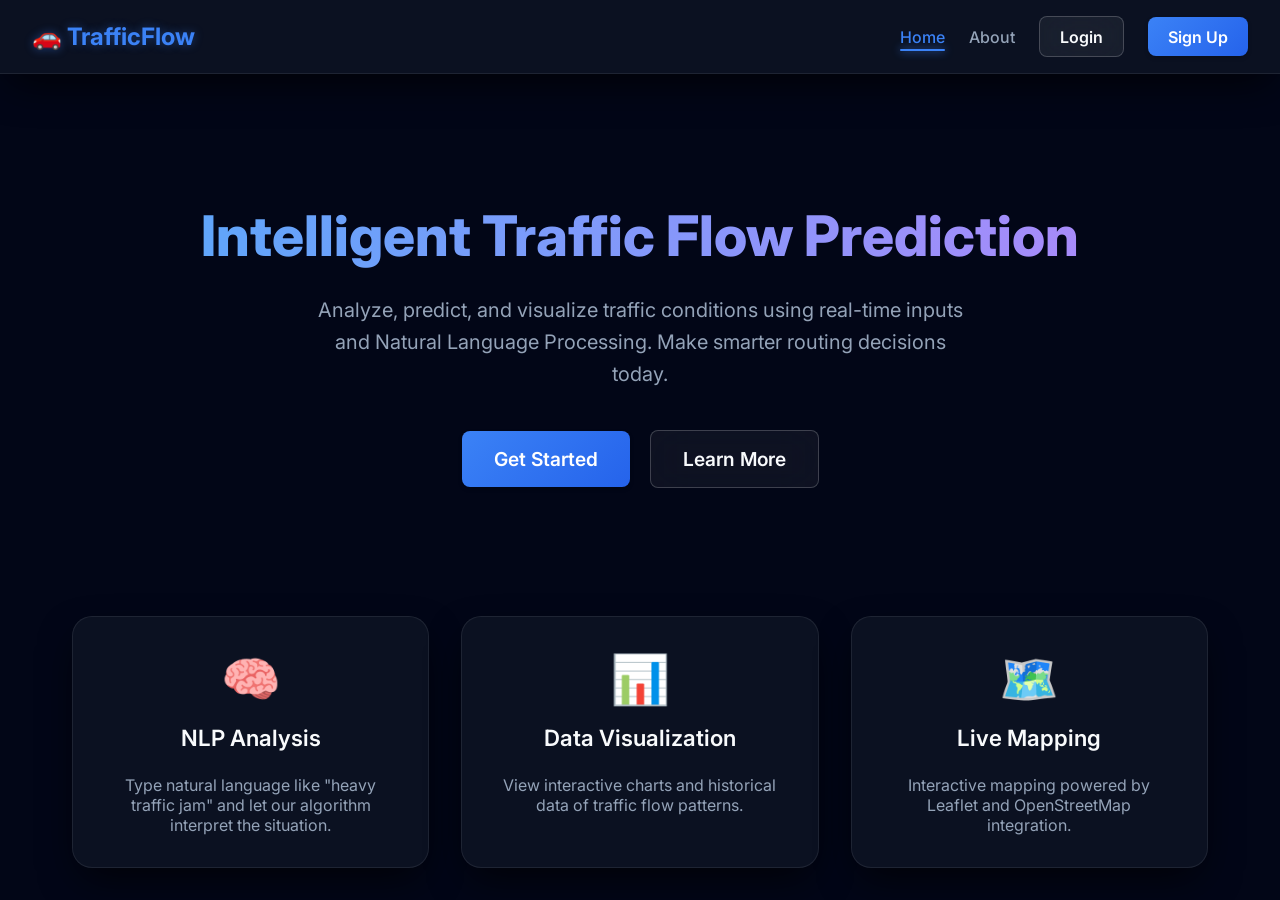
<file: frontend/index.html>
<!DOCTYPE html>
<html lang="en">
<head>
    <meta charset="UTF-8">
    <meta name="viewport" content="width=device-width, initial-scale=1.0">
    <title>TrafficFlow - Predictive Traffic Analytics</title>
    <link href="https://fonts.googleapis.com/css2?family=Inter:wght@400;500;600;700&display=swap" rel="stylesheet">
    <link rel="stylesheet" href="css/style.css">
</head>
<body>
    <nav class="navbar">
        <a href="index.html" class="nav-brand">
            🚗 TrafficFlow
        </a>
        <div class="nav-links">
            <a href="index.html" class="nav-link active">Home</a>
            <a href="about.html" class="nav-link">About</a>
            <a href="login.html" class="btn btn-outline" id="nav-login-btn">Login</a>
            <a href="register.html" class="btn btn-primary" id="nav-register-btn">Sign Up</a>
            <a href="dashboard.html" class="btn btn-primary hidden" id="nav-dashboard-btn">Dashboard</a>
            <a href="#" class="nav-link hidden" id="nav-logout-btn">Logout</a>
        </div>
    </nav>

    <div class="container">
        <div class="hero">
            <h1>Intelligent Traffic Flow Prediction</h1>
            <p>Analyze, predict, and visualize traffic conditions using real-time inputs and Natural Language Processing. Make smarter routing decisions today.</p>
            <div class="mt-2">
                <a href="register.html" class="btn btn-primary" style="font-size: 1.2rem; padding: 1rem 2rem;">Get Started</a>
                <a href="about.html" class="btn btn-outline" style="font-size: 1.2rem; padding: 1rem 2rem; margin-left: 1rem;">Learn More</a>
            </div>
        </div>

        <div class="grid mt-2">
            <div class="card text-center">
                <div style="font-size: 3rem; margin-bottom: 1rem;">🧠</div>
                <h3 class="card-title">NLP Analysis</h3>
                <p style="color: var(--text-light)">Type natural language like "heavy traffic jam" and let our algorithm interpret the situation.</p>
            </div>
            <div class="card text-center">
                <div style="font-size: 3rem; margin-bottom: 1rem;">📊</div>
                <h3 class="card-title">Data Visualization</h3>
                <p style="color: var(--text-light)">View interactive charts and historical data of traffic flow patterns.</p>
            </div>
            <div class="card text-center">
                <div style="font-size: 3rem; margin-bottom: 1rem;">🗺️</div>
                <h3 class="card-title">Live Mapping</h3>
                <p style="color: var(--text-light)">Interactive mapping powered by Leaflet and OpenStreetMap integration.</p>
            </div>
        </div>
    </div>

    <script src="js/auth.js"></script>
</body>
</html>
</file>
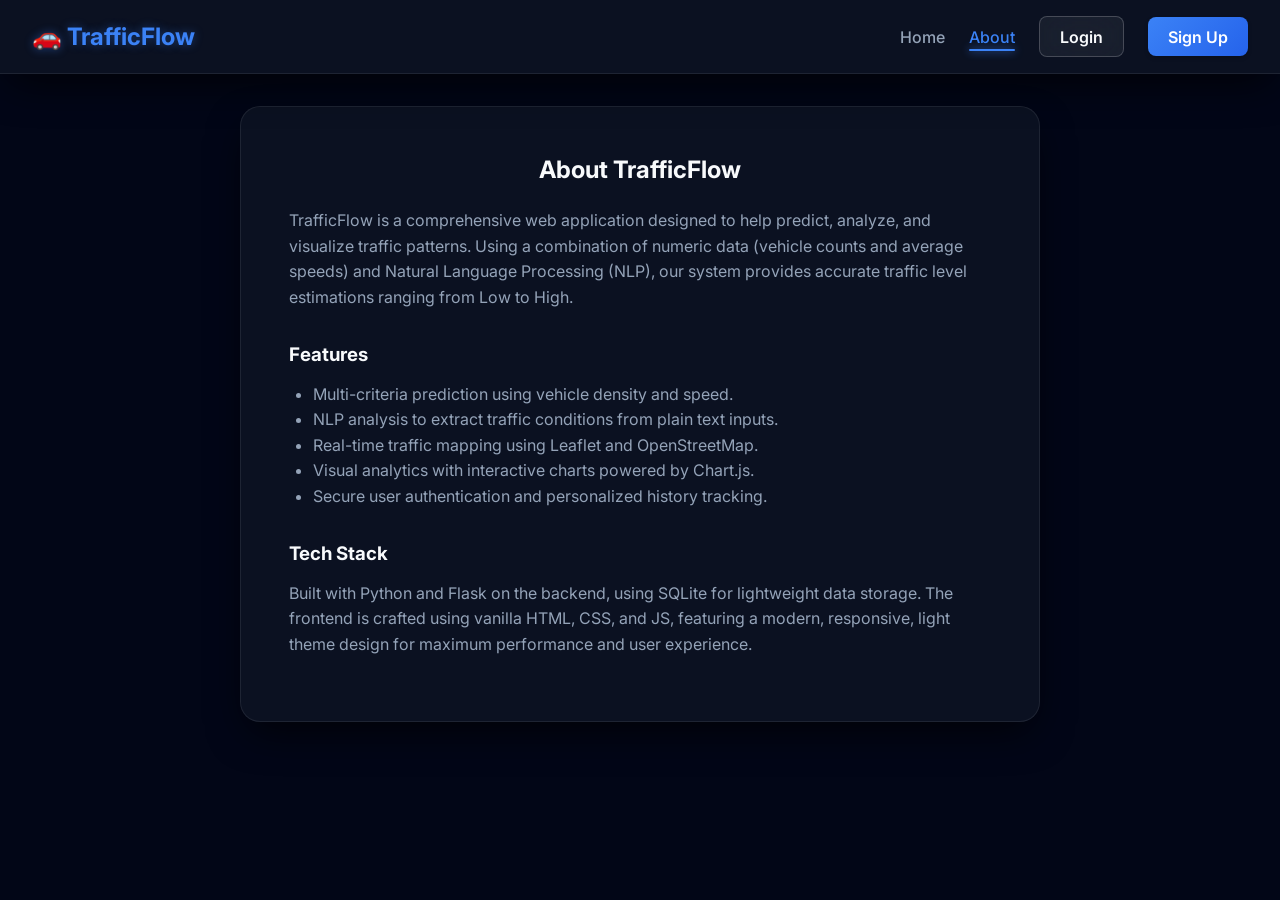
<file: frontend/about.html>
<!DOCTYPE html>
<html lang="en">
<head>
    <meta charset="UTF-8">
    <meta name="viewport" content="width=device-width, initial-scale=1.0">
    <title>TrafficFlow - About</title>
    <link href="https://fonts.googleapis.com/css2?family=Inter:wght@400;500;600;700&display=swap" rel="stylesheet">
    <link rel="stylesheet" href="css/style.css">
</head>
<body>
    <nav class="navbar">
        <a href="index.html" class="nav-brand">🚗 TrafficFlow</a>
        <div class="nav-links">
            <a href="index.html" class="nav-link">Home</a>
            <a href="about.html" class="nav-link active">About</a>
            <a href="login.html" class="btn btn-outline" id="nav-login-btn">Login</a>
            <a href="register.html" class="btn btn-primary" id="nav-register-btn">Sign Up</a>
            <a href="dashboard.html" class="btn btn-primary hidden" id="nav-dashboard-btn">Dashboard</a>
            <a href="#" class="nav-link hidden" id="nav-logout-btn">Logout</a>
        </div>
    </nav>

    <div class="container">
        <div class="card" style="max-width: 800px; margin: 0 auto; padding: 3rem;">
            <h2 style="margin-bottom: 1.5rem; text-align: center;">About TrafficFlow</h2>
            <p style="margin-bottom: 1rem; line-height: 1.6; color: var(--text-light);">
                TrafficFlow is a comprehensive web application designed to help predict, analyze, and visualize traffic patterns.
                Using a combination of numeric data (vehicle counts and average speeds) and Natural Language Processing (NLP), 
                our system provides accurate traffic level estimations ranging from Low to High.
            </p>
            <h3 style="margin-top: 2rem; margin-bottom: 1rem;">Features</h3>
            <ul style="margin-left: 1.5rem; margin-bottom: 2rem; line-height: 1.6; color: var(--text-light);">
                <li>Multi-criteria prediction using vehicle density and speed.</li>
                <li>NLP analysis to extract traffic conditions from plain text inputs.</li>
                <li>Real-time traffic mapping using Leaflet and OpenStreetMap.</li>
                <li>Visual analytics with interactive charts powered by Chart.js.</li>
                <li>Secure user authentication and personalized history tracking.</li>
            </ul>

            <h3 style="margin-top: 2rem; margin-bottom: 1rem;">Tech Stack</h3>
            <p style="margin-bottom: 1rem; line-height: 1.6; color: var(--text-light);">
                Built with Python and Flask on the backend, using SQLite for lightweight data storage. The frontend is crafted using vanilla HTML, CSS, and JS, featuring a modern, responsive, light theme design for maximum performance and user experience.
            </p>
        </div>
    </div>

    <script src="js/auth.js"></script>
</body>
</html>
</file>
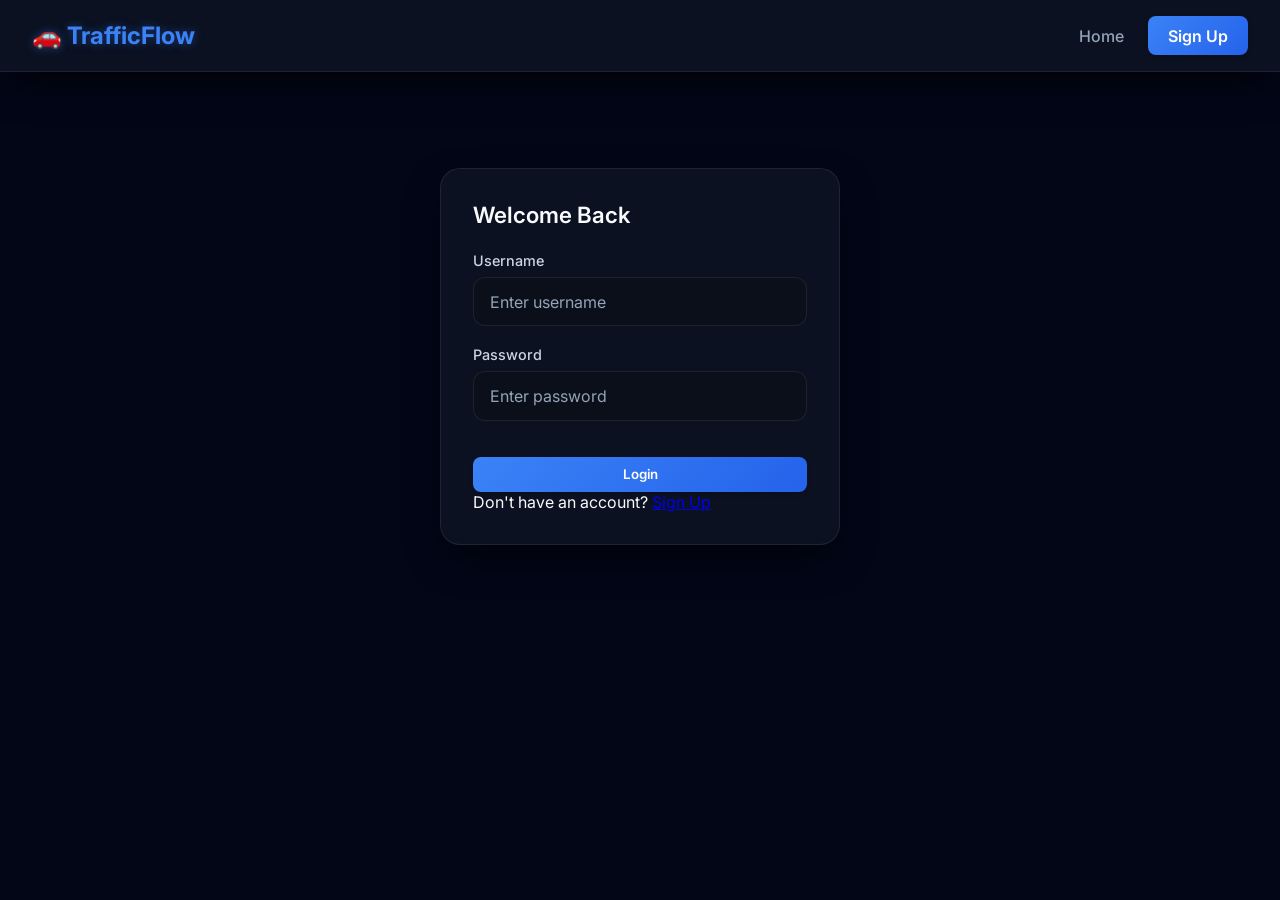
<file: frontend/dashboard.html>
<!DOCTYPE html>
<html lang="en">
<head>
    <meta charset="UTF-8">
    <meta name="viewport" content="width=device-width, initial-scale=1.0">
    <title>TrafficFlow - Dashboard</title>
    <link href="https://fonts.googleapis.com/css2?family=Inter:wght@400;500;600;700&display=swap" rel="stylesheet">
    <link rel="stylesheet" href="css/style.css">
</head>
<body>
    <nav class="navbar">
        <a href="index.html" class="nav-brand">🚗 TrafficFlow</a>
        <div class="nav-links">
            <a href="dashboard.html" class="nav-link active">Dashboard</a>
            <a href="analytics.html" class="nav-link">Analytics</a>
            <a href="map.html" class="nav-link">Map</a>
            <a href="profile.html" class="nav-link">Profile</a>
            <a href="#" class="nav-link" id="nav-logout-btn">Logout</a>
        </div>
    </nav>

    <div class="container">
        <h2 style="margin-bottom: 2rem;">Traffic Prediction Dashboard</h2>
        
        <div class="grid">
            <!-- Numeric Prediction Form -->
            <div class="card card-blue">
                <h3 class="card-title">Numeric Data Analysis</h3>
                <form id="numeric-form">
                    <div class="input-row">
                        <div class="form-group">
                            <label class="form-label" for="car-count">Car Count</label>
                            <input type="number" id="car-count" class="form-control" required min="0" placeholder="0">
                        </div>
                        <div class="form-group">
                            <label class="form-label" for="bus-count">Bus Count</label>
                            <input type="number" id="bus-count" class="form-control" required min="0" placeholder="0">
                        </div>
                    </div>
                    <div class="input-row">
                        <div class="form-group">
                            <label class="form-label" for="bike-count">Bike Count</label>
                            <input type="number" id="bike-count" class="form-control" required min="0" placeholder="0">
                        </div>
                        <div class="form-group">
                            <label class="form-label" for="truck-count">Truck Count</label>
                            <input type="number" id="truck-count" class="form-control" required min="0" placeholder="0">
                        </div>
                    </div>
                    <div class="form-group">
                        <label class="form-label" for="speed">Average Speed (optional, km/h)</label>
                        <input type="number" id="speed" class="form-control" min="0" placeholder="e.g., 40">
                    </div>
                    <button type="submit" class="btn btn-primary" style="width: 100%;">Predict Traffic</button>
                </form>
                <div id="numeric-result" class="alert hidden"></div>
            </div>

            <!-- NLP Analysis Form -->
            <div class="card card-purple">
                <h3 class="card-title">NLP Text Analysis</h3>
                <form id="nlp-form">
                    <div class="form-group">
                        <label class="form-label" for="text-input">Describe the traffic situation</label>
                        <textarea id="text-input" class="form-control" rows="4" required placeholder='e.g., "The road is very crowded and there is a jam."'></textarea>
                    </div>
                    <button type="submit" class="btn btn-outline" style="width: 100%;">Analyze Text</button>
                </form>
                <div id="nlp-result" class="alert hidden"></div>
            </div>
        </div>
    </div>

    <script src="js/auth.js"></script>
    <script src="js/dashboard.js"></script>
</body>
</html>
</file>
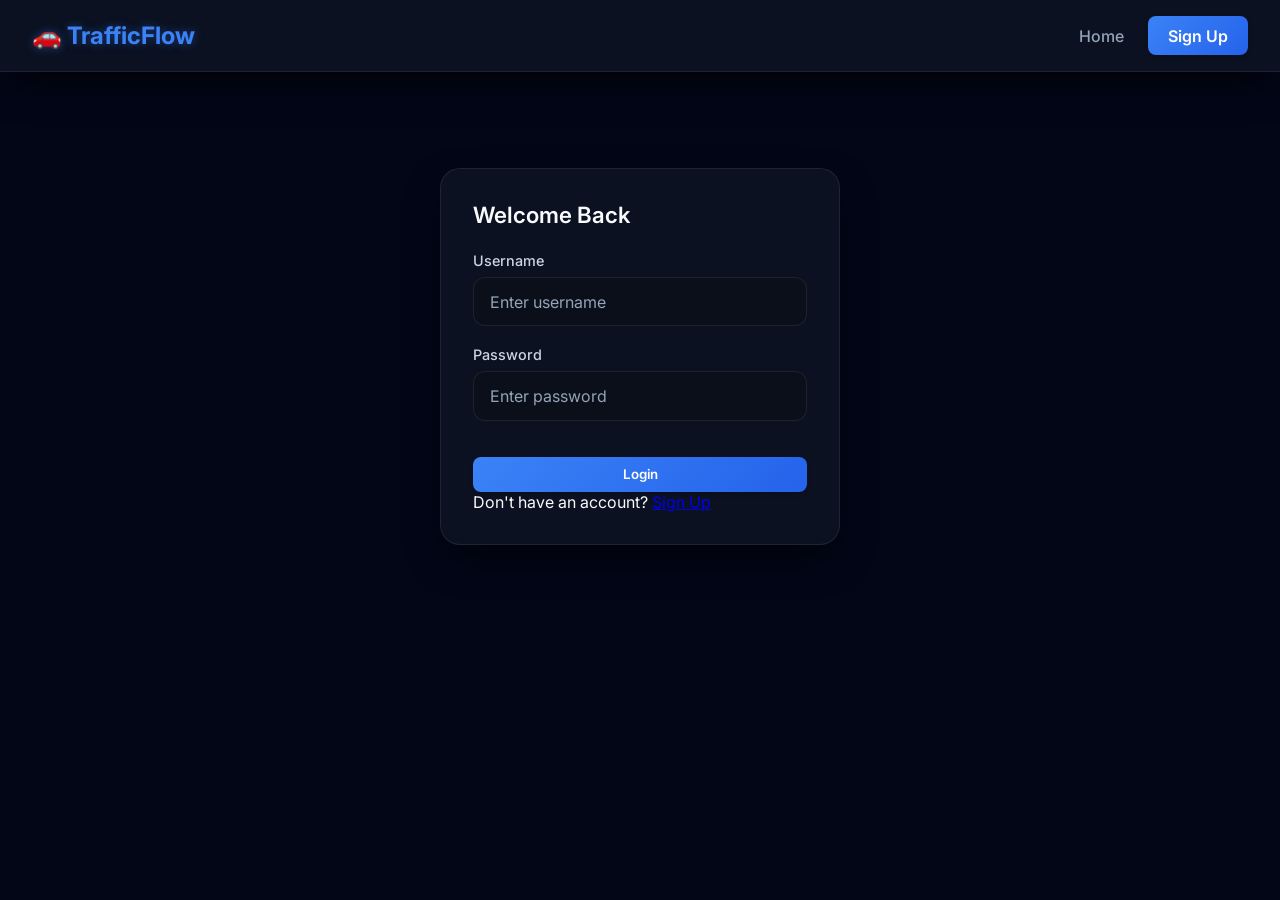
<file: frontend/profile.html>
<!DOCTYPE html>
<html lang="en">
<head>
    <meta charset="UTF-8">
    <meta name="viewport" content="width=device-width, initial-scale=1.0">
    <title>TrafficFlow - Profile</title>
    <link href="https://fonts.googleapis.com/css2?family=Inter:wght@400;500;600;700&display=swap" rel="stylesheet">
    <link rel="stylesheet" href="css/style.css">
</head>
<body>
    <nav class="navbar">
        <a href="index.html" class="nav-brand">🚗 TrafficFlow</a>
        <div class="nav-links">
            <a href="dashboard.html" class="nav-link">Dashboard</a>
            <a href="analytics.html" class="nav-link">Analytics</a>
            <a href="map.html" class="nav-link">Map</a>
            <a href="profile.html" class="nav-link active">Profile</a>
            <a href="#" class="nav-link" id="nav-logout-btn">Logout</a>
        </div>
    </nav>

    <div class="container">
        <h2 style="margin-bottom: 2rem;">User Profile</h2>
        <div class="card card-purple" style="max-width: 600px; margin: 0 auto; text-align: center;">
            <div style="font-size: 4rem; margin-bottom: 1rem;">👤</div>
            <h3 class="card-title" id="profile-username">Loading...</h3>
            <p style="color: var(--text-light); margin-bottom: 2rem;">Welcome to your TrafficFlow profile.</p>
            
            <button id="logout-main-btn" class="btn btn-primary" style="width: 100%;">Log Out</button>
        </div>
    </div>

    <script src="js/auth.js"></script>
    <script>
        document.addEventListener('DOMContentLoaded', () => {
            const user = JSON.parse(localStorage.getItem('traffic_user'));
            if (!user || !user.user_id) {
                window.location.href = 'login.html';
                return;
            }
            
            document.getElementById('profile-username').textContent = `Hello, ${user.username}!`;
            
            document.getElementById('logout-main-btn').addEventListener('click', () => {
                localStorage.removeItem('traffic_user');
                window.location.href = 'index.html';
            });
        });
    </script>
</body>
</html>
</file>
<file: frontend/css/style.css>
:root {
  --primary-color: #3b82f6;
  --primary-hover: #60a5fa;
  --secondary-color: #0c1222;
  --text-dark: #f8fafc;
  --text-light: #94a3b8;
  --bg-dark: #050810;
  --danger: #ef4444;
  --warning: #f59e0b;
  --success: #10b981;
  --card-blur: blur(20px);
  --card-bg: rgba(17, 24, 39, 0.7);
  --border-color: rgba(255, 255, 255, 0.08);
  --shadow: 0 16px 40px -10px rgba(0, 0, 0, 0.8);
  --car-color: #ef4444;
  --bus-color: #3b82f6;
  --bike-color: #f59e0b;
  --truck-color: #8b5cf6;
}

* {
  margin: 0;
  padding: 0;
  box-sizing: border-box;
  font-family: 'Inter', -apple-system, BlinkMacSystemFont, "Segoe UI", Roboto, sans-serif;
}

body {
  background: #020617;
  background-attachment: fixed;
  color: var(--text-dark);
  min-height: 100vh;
  display: flex;
  flex-direction: column;
}

/* Glassmorphic Navbar */
.navbar {
  background: var(--card-bg);
  backdrop-filter: var(--card-blur);
  -webkit-backdrop-filter: var(--card-blur);
  border-bottom: 1px solid var(--border-color);
  box-shadow: var(--shadow);
  padding: 1rem 2rem;
  display: flex;
  justify-content: space-between;
  align-items: center;
  position: sticky;
  top: 0;
  z-index: 100;
}

.nav-brand {
  font-size: 1.5rem;
  font-weight: 700;
  color: var(--primary-color);
  text-decoration: none;
  display: flex;
  align-items: center;
  gap: 0.5rem;
  text-shadow: 0 0 10px rgba(59, 130, 246, 0.4);
}

.nav-links {
  display: flex;
  gap: 1.5rem;
  align-items: center;
}

.nav-link {
  text-decoration: none;
  color: var(--text-light);
  font-weight: 500;
  transition: all 0.3s ease;
  position: relative;
}

.nav-link:hover,
.nav-link.active {
  color: var(--primary-color);
  text-shadow: none;
}

.nav-link.active::after {
  content: '';
  position: absolute;
  bottom: -4px;
  left: 0;
  width: 100%;
  height: 2px;
  background-color: var(--primary-color);
  border-radius: 2px;
  box-shadow: 0 0 8px var(--primary-color);
}

/* Buttons */
.btn {
  padding: 0.6rem 1.25rem;
  border-radius: 0.5rem;
  font-weight: 600;
  cursor: pointer;
  border: none;
  transition: all 0.3s ease;
  text-decoration: none;
  display: inline-block;
  text-align: center;
}

.btn-primary {
  background: linear-gradient(135deg, var(--primary-color), #2563eb);
  color: white;
  box-shadow: 0 2px 4px rgba(0, 0, 0, 0.2);
}

.btn-primary:hover {
  transform: translateY(-2px);
  box-shadow: 0 4px 8px rgba(0, 0, 0, 0.3);
  background: linear-gradient(135deg, var(--primary-hover), var(--primary-color));
}

.btn-outline {
  border: 1px solid rgba(255, 255, 255, 0.2);
  color: #f8fafc;
  background: rgba(255, 255, 255, 0.05);
  backdrop-filter: var(--card-blur);
}

.btn-outline:hover {
  background: rgba(255, 255, 255, 0.15);
  border-color: #f8fafc;
  color: white;
  transform: translateY(-2px);
}

/* Layout */
.container {
  max-width: 1200px;
  margin: 0 auto;
  padding: 2rem;
  flex: 1;
  width: 100%;
}

/* Glassmorphic Forms & Cards */
.auth-container, .card {
  background: var(--card-bg);
  backdrop-filter: var(--card-blur);
  -webkit-backdrop-filter: var(--card-blur);
  border: 1px solid var(--border-color);
  padding: 2rem;
  border-radius: 1.25rem;
  box-shadow: var(--shadow);
  transition: transform 0.3s cubic-bezier(0.4, 0, 0.2, 1), box-shadow 0.3s cubic-bezier(0.4, 0, 0.2, 1);
  color: var(--text-dark);
}

.auth-container {
  max-width: 400px;
  margin: 4rem auto;
}

.card:hover {
  transform: translateY(-4px);
  box-shadow: 0 20px 40px -10px rgba(0, 0, 0, 0.15);
  border-color: rgba(255, 255, 255, 0.8);
}

/* Card variations for colorful outlines */
.card-blue {
  border-color: rgba(59, 130, 246, 0.4);
  box-shadow: 0 8px 32px 0 rgba(59, 130, 246, 0.1);
}

.card-blue:hover {
  border-color: rgba(59, 130, 246, 0.8);
  box-shadow: 0 12px 40px rgba(59, 130, 246, 0.2);
}

.card-purple {
  border-color: rgba(139, 92, 246, 0.4);
  box-shadow: 0 8px 32px 0 rgba(139, 92, 246, 0.1);
}

.card-purple:hover {
  border-color: rgba(139, 92, 246, 0.8);
  box-shadow: 0 12px 40px rgba(139, 92, 246, 0.2);
}

.card-green {
  border-color: rgba(16, 185, 129, 0.4);
  box-shadow: 0 8px 32px 0 rgba(16, 185, 129, 0.1);
}

.card-green:hover {
  border-color: rgba(16, 185, 129, 0.8);
  box-shadow: 0 12px 40px rgba(16, 185, 129, 0.2);
}

.card-orange {
  border-color: rgba(245, 158, 11, 0.4);
  box-shadow: 0 8px 32px 0 rgba(245, 158, 11, 0.1);
}

.card-orange:hover {
  border-color: rgba(245, 158, 11, 0.8);
  box-shadow: 0 12px 40px rgba(245, 158, 11, 0.2);
}

.card-title,
.auth-title {
  font-size: 1.4rem;
  margin-bottom: 1.5rem;
  color: #f8fafc;
  font-weight: 600;
}

/* Form inputs */
.form-group {
  margin-bottom: 1.25rem;
}

.form-label {
  display: block;
  margin-bottom: 0.5rem;
  color: #cbd5e1;
  font-weight: 500;
  font-size: 0.9rem;
}

.form-control {
  width: 100%;
  padding: 0.85rem 1rem;
  border: 1px solid var(--border-color);
  background-color: rgba(10, 15, 25, 0.8);
  color: var(--text-dark);
  border-radius: 0.75rem;
  font-size: 1rem;
  transition: all 0.3s ease;
}

.form-control:focus {
  outline: none;
  border-color: var(--primary-color);
  background-color: rgba(5, 8, 16, 0.9);
  box-shadow: 0 0 0 4px rgba(59, 130, 246, 0.2);
}

/* Individual colors for vehicle boxes */
#car-count {
  border-color: rgba(239, 68, 68, 0.5);
}

#car-count:focus {
  border-color: var(--car-color);
  box-shadow: 0 0 0 3px rgba(239, 68, 68, 0.25);
}

#bus-count {
  border-color: rgba(59, 130, 246, 0.5);
}

#bus-count:focus {
  border-color: var(--bus-color);
  box-shadow: 0 0 0 3px rgba(59, 130, 246, 0.25);
}

#bike-count {
  border-color: rgba(245, 158, 11, 0.5);
}

#bike-count:focus {
  border-color: var(--bike-color);
  box-shadow: 0 0 0 3px rgba(245, 158, 11, 0.25);
}

#truck-count {
  border-color: rgba(139, 92, 246, 0.5);
}

#truck-count:focus {
  border-color: var(--truck-color);
  box-shadow: 0 0 0 3px rgba(139, 92, 246, 0.25);
}

.form-control::placeholder {
  color: #94a3b8;
}

/* Grid System */
.grid {
  display: grid;
  grid-template-columns: repeat(auto-fit, minmax(320px, 1fr));
  gap: 2rem;
}

.input-row {
  display: flex;
  gap: 1rem;
}

.input-row .form-group {
  flex: 1;
}

/* Alerts / Traffic Results */
.alert {
  padding: 1rem;
  border-radius: 0.5rem;
  margin-top: 1.5rem;
  font-weight: 600;
  text-align: center;
  backdrop-filter: blur(8px);
  animation: fadeIn 0.4s ease-out;
}

@keyframes fadeIn {
  from {
    opacity: 0;
    transform: translateY(10px);
  }

  to {
    opacity: 1;
    transform: translateY(0);
  }
}

.alert-Low {
  background-color: rgba(16, 185, 129, 0.15);
  color: #34d399;
  border: 1px solid rgba(16, 185, 129, 0.4);
  box-shadow: 0 0 15px rgba(16, 185, 129, 0.2);
}

.alert-Medium {
  background-color: rgba(245, 158, 11, 0.15);
  color: #fbbf24;
  border: 1px solid rgba(245, 158, 11, 0.4);
  box-shadow: 0 0 15px rgba(245, 158, 11, 0.2);
}

.alert-High {
  background-color: rgba(239, 68, 68, 0.15);
  color: #fca5a5;
  border: 1px solid rgba(239, 68, 68, 0.4);
  box-shadow: 0 0 15px rgba(239, 68, 68, 0.2);
}

/* Map specific styling */
#map {
  height: 550px;
  border-radius: 1rem;
  border: 1px solid var(--border-color);
  box-shadow: var(--shadow);
  margin-top: 1rem;
  z-index: 10;
}

/* Leaflet light mode tweaks */
.leaflet-popup-content-wrapper {
  background: rgba(255, 255, 255, 0.95) !important;
  backdrop-filter: blur(8px);
  color: var(--text-dark) !important;
  border: 1px solid rgba(0, 0, 0, 0.1);
  box-shadow: var(--shadow) !important;
}

.leaflet-popup-tip {
  background: rgba(255, 255, 255, 0.95) !important;
}

/* Map marker popups */
.map-popup-form {
  display: flex;
  flex-direction: column;
  gap: 0.5rem;
  margin-top: 0.5rem;
}

.map-popup-form input {
  padding: 0.25rem;
  border-radius: 4px;
  border: 1px solid #cbd5e1;
  background: #ffffff;
  color: var(--text-dark);
  width: 100%;
}

/* Utilities */
.text-center {
  text-align: center;
}

.mt-2 {
  margin-top: 2rem;
}

.mb-2 {
  margin-bottom: 2rem;
}

.hidden {
  display: none !important;
}

/* Custom elements */
.accuracy-container {
  display: flex;
  align-items: center;
  justify-content: center;
  flex-direction: column;
  padding: 1rem;
}

.accuracy-circle {
  width: 120px;
  height: 120px;
  border-radius: 50%;
  display: flex;
  align-items: center;
  justify-content: center;
  font-size: 2rem;
  font-weight: 700;
  color: #10B981;
  border: 8px solid rgba(16, 185, 129, 0.2);
  border-top-color: #10B981;
  animation: spin 1s ease-out forwards;
  box-shadow: 0 0 20px rgba(16, 185, 129, 0.3), inset 0 0 20px rgba(16, 185, 129, 0.1);
  text-shadow: 0 0 10px rgba(16, 185, 129, 0.5);
}

@keyframes spin {
  0% {
    transform: rotate(0deg);
  }

  100% {
    transform: rotate(360deg);
  }
}

.accuracy-inner {
  animation: counterSpin 1s ease-out forwards;
}

@keyframes counterSpin {
  0% {
    transform: rotate(0deg);
  }

  100% {
    transform: rotate(-360deg);
  }
}

/* Home page hero */
.hero {
  text-align: center;
  padding: 6rem 1rem;
}

.hero h1 {
  font-size: 3.5rem;
  font-weight: 800;
  margin-bottom: 1.5rem;
  color: var(--text-dark);
  background: linear-gradient(to right, #60a5fa, #a78bfa);
  -webkit-background-clip: text;
  background-clip: text;
  -webkit-text-fill-color: transparent;
  display: inline-block;
}

.hero p {
  font-size: 1.25rem;
  color: var(--text-light);
  margin-bottom: 2.5rem;
  max-width: 650px;
  margin-inline: auto;
  line-height: 1.6;
}

/* responsive */
@media (max-width: 768px) {
  .nav-links {
    display: none;
  }

  .grid {
    grid-template-columns: 1fr;
  }

  .input-row {
    flex-direction: column;
    gap: 0;
  }
}

body {
  background: #020617 !important;
}
</file>
